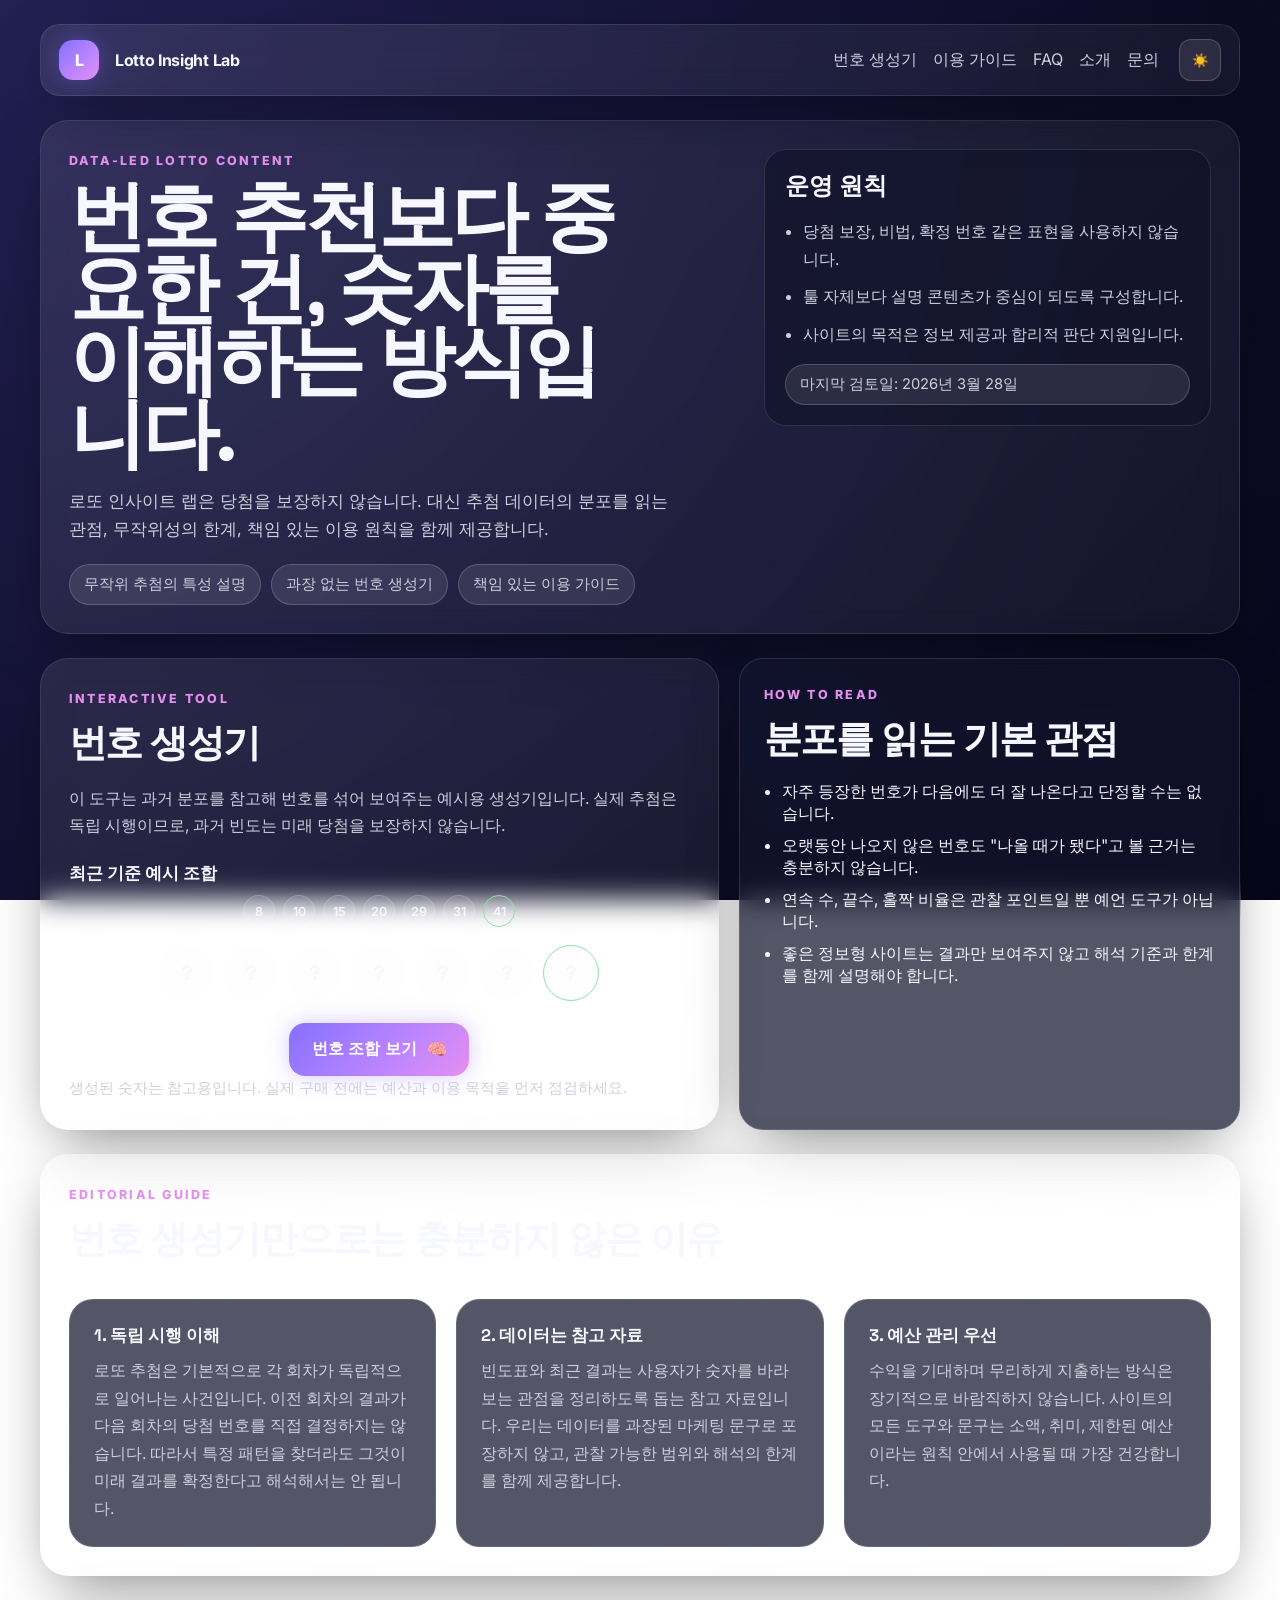
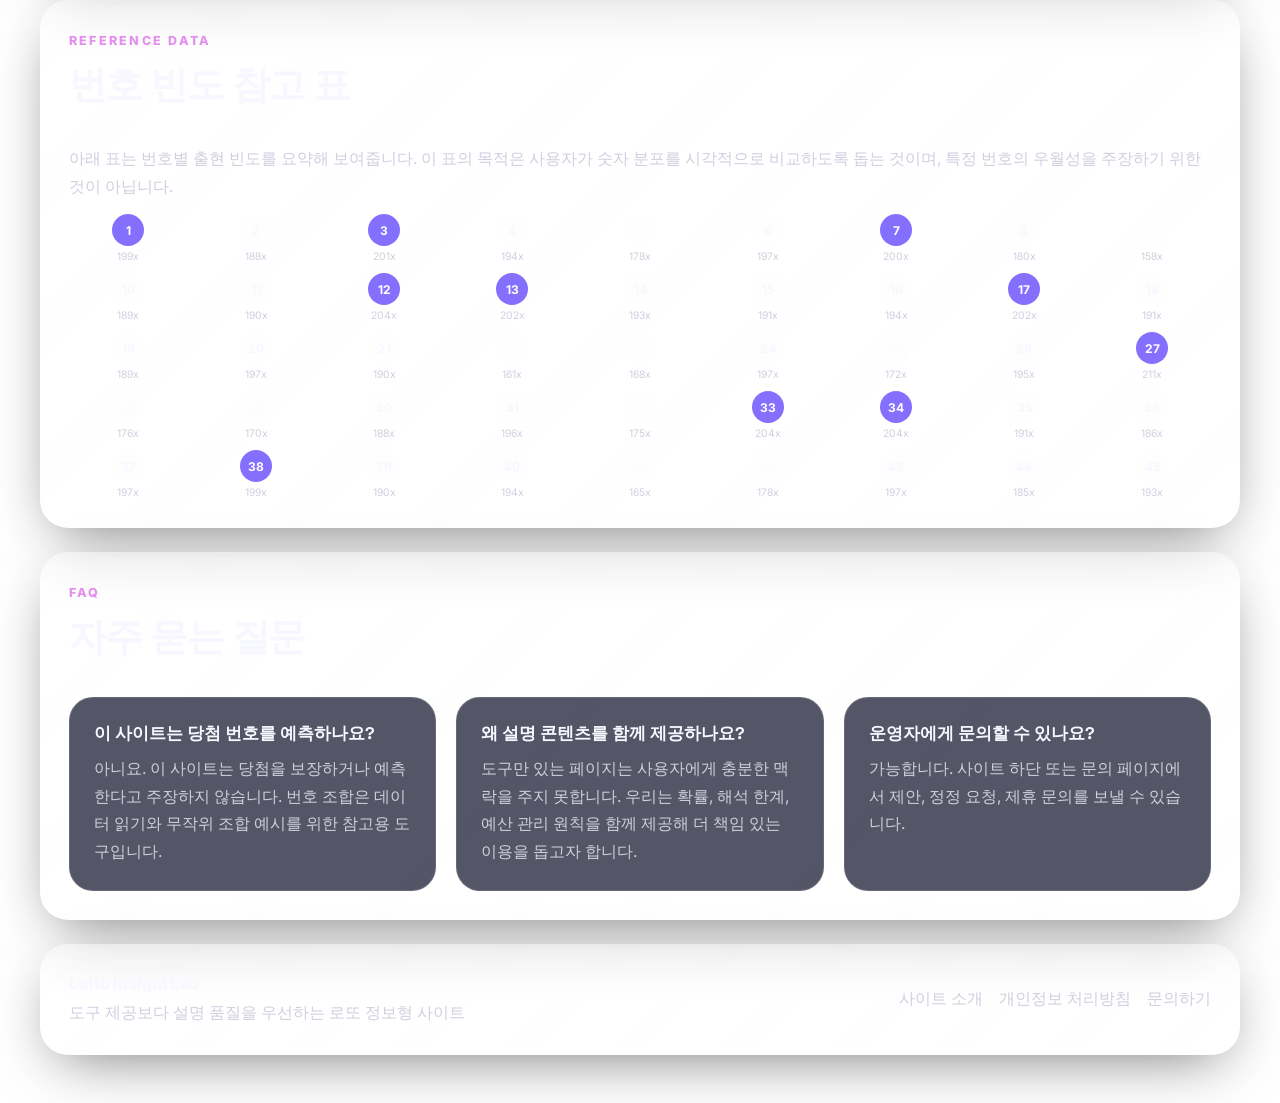
<file: index.html>
<!DOCTYPE html>
<html lang="ko">
<head>
    <meta charset="UTF-8">
    <meta name="viewport" content="width=device-width, initial-scale=1.0">
    <title>로또 인사이트 랩 | 확률 기반 번호 분석과 책임 있는 이용 가이드</title>
    <meta name="description" content="로또 인사이트 랩은 번호 생성기만 제공하지 않습니다. 추첨 확률의 기본 원리, 번호 분포 읽는 법, 책임 있는 이용 원칙을 함께 설명하는 정보형 사이트입니다.">
    <meta name="google-adsense-account" content="ca-pub-4906640106031758">
    <link rel="canonical" href="https://comeenom.github.io/cm_pjt1/">
    <link rel="preconnect" href="https://fonts.googleapis.com">
    <link rel="preconnect" href="https://fonts.gstatic.com" crossorigin>
    <script async src="https://pagead2.googlesyndication.com/pagead/js/adsbygoogle.js?client=ca-pub-4906640106031758" crossorigin="anonymous"></script>
    <!-- Google tag (gtag.js) -->
    <script async src="https://www.googletagmanager.com/gtag/js?id=G-5HVVSFZ9SV"></script>
    <script>
      window.dataLayer = window.dataLayer || [];
      function gtag(){dataLayer.push(arguments);}
      gtag('js', new Date());

      gtag('config', 'G-5HVVSFZ9SV');
    </script>
    <script type="text/javascript"> 
        (function(c,l,a,r,i,t,y){
            c[a]=c[a]||function(){(c[a].q=c[a].q||[]).push(arguments)};
            t=l.createElement(r);t.async=1;t.src="https://www.clarity.ms/tag/"+i;
            y=l.getElementsByTagName(r)[0];y.parentNode.insertBefore(t,y);
        })(window, document, "clarity", "script", "w36kvsbq2g");
    </script>
    <link href="https://fonts.googleapis.com/css2?family=Inter:wght@400;500;600;700;800&family=Space+Grotesk:wght@500;700&display=swap" rel="stylesheet">
    <link rel="stylesheet" href="style.css">
</head>
<body>
    <div class="site-shell">
        <header class="site-header">
            <div class="brand-mark">L</div>
            <a class="brand-name" href="index.html">Lotto Insight Lab</a>
            <nav class="main-nav" aria-label="주요 메뉴">
                <a href="#generator">번호 생성기</a>
                <a href="#guide">이용 가이드</a>
                <a href="#faq">FAQ</a>
                <a href="about.html">소개</a>
                <a href="contact.html">문의</a>
            </nav>
            <button id="theme-toggle" class="theme-toggle" aria-label="테마 전환">
                <span class="sun-icon">☀️</span>
                <span class="moon-icon">🌙</span>
            </button>
        </header>

        <main class="page-stack">
            <section class="hero-panel">
                <div class="hero-copy">
                    <p class="eyebrow">DATA-LED LOTTO CONTENT</p>
                    <h1>번호 추천보다 중요한 건, 숫자를 이해하는 방식입니다.</h1>
                    <p class="subtitle">로또 인사이트 랩은 당첨을 보장하지 않습니다. 대신 추첨 데이터의 분포를 읽는 관점, 무작위성의 한계, 책임 있는 이용 원칙을 함께 제공합니다.</p>
                    <div class="hero-pills">
                        <span>무작위 추첨의 특성 설명</span>
                        <span>과장 없는 번호 생성기</span>
                        <span>책임 있는 이용 가이드</span>
                    </div>
                </div>
                <aside class="hero-note">
                    <h2>운영 원칙</h2>
                    <ul>
                        <li>당첨 보장, 비법, 확정 번호 같은 표현을 사용하지 않습니다.</li>
                        <li>툴 자체보다 설명 콘텐츠가 중심이 되도록 구성합니다.</li>
                        <li>사이트의 목적은 정보 제공과 합리적 판단 지원입니다.</li>
                    </ul>
                    <p class="updated-label">마지막 검토일: 2026년 3월 28일</p>
                </aside>
            </section>

            <section class="content-grid" id="generator">
                <article class="tool-card">
                    <div class="section-heading">
                        <p class="section-kicker">INTERACTIVE TOOL</p>
                        <h2>번호 생성기</h2>
                    </div>
                    <p class="section-copy">이 도구는 과거 분포를 참고해 번호를 섞어 보여주는 예시용 생성기입니다. 실제 추첨은 독립 시행이므로, 과거 빈도는 미래 당첨을 보장하지 않습니다.</p>
                    <div class="last-result" id="last-result-container">
                        <h3>최근 기준 예시 조합</h3>
                        <div class="mini-numbers" id="last-numbers">
                            <span>-</span><span>-</span><span>-</span><span>-</span><span>-</span><span>-</span><span class="bonus">-</span>
                        </div>
                    </div>
                    <div class="lotto-numbers" id="lotto-display" aria-live="polite">
                        <span class="number">?</span><span class="number">?</span><span class="number">?</span><span class="number">?</span><span class="number">?</span><span class="number">?</span><span class="number bonus">?</span>
                    </div>
                    <div class="controls">
                        <button id="generate-btn" class="primary-btn" type="button">
                            <span class="btn-text">번호 조합 보기</span>
                            <span class="btn-icon">🧠</span>
                        </button>
                    </div>
                    <p class="micro-copy">생성된 숫자는 참고용입니다. 실제 구매 전에는 예산과 이용 목적을 먼저 점검하세요.</p>
                </article>

                <article class="info-card">
                    <div class="section-heading">
                        <p class="section-kicker">HOW TO READ</p>
                        <h2>분포를 읽는 기본 관점</h2>
                    </div>
                    <ul class="insight-list">
                        <li>자주 등장한 번호가 다음에도 더 잘 나온다고 단정할 수는 없습니다.</li>
                        <li>오랫동안 나오지 않은 번호도 "나올 때가 됐다"고 볼 근거는 충분하지 않습니다.</li>
                        <li>연속 수, 끝수, 홀짝 비율은 관찰 포인트일 뿐 예언 도구가 아닙니다.</li>
                        <li>좋은 정보형 사이트는 결과만 보여주지 않고 해석 기준과 한계를 함께 설명해야 합니다.</li>
                    </ul>
                </article>
            </section>

            <section class="editorial-panel" id="guide">
                <div class="section-heading wide">
                    <p class="section-kicker">EDITORIAL GUIDE</p>
                    <h2>번호 생성기만으로는 충분하지 않은 이유</h2>
                </div>
                <div class="editorial-grid">
                    <article class="editor-card">
                        <h3>1. 독립 시행 이해</h3>
                        <p>로또 추첨은 기본적으로 각 회차가 독립적으로 일어나는 사건입니다. 이전 회차의 결과가 다음 회차의 당첨 번호를 직접 결정하지는 않습니다. 따라서 특정 패턴을 찾더라도 그것이 미래 결과를 확정한다고 해석해서는 안 됩니다.</p>
                    </article>
                    <article class="editor-card">
                        <h3>2. 데이터는 참고 자료</h3>
                        <p>빈도표와 최근 결과는 사용자가 숫자를 바라보는 관점을 정리하도록 돕는 참고 자료입니다. 우리는 데이터를 과장된 마케팅 문구로 포장하지 않고, 관찰 가능한 범위와 해석의 한계를 함께 제공합니다.</p>
                    </article>
                    <article class="editor-card">
                        <h3>3. 예산 관리 우선</h3>
                        <p>수익을 기대하며 무리하게 지출하는 방식은 장기적으로 바람직하지 않습니다. 사이트의 모든 도구와 문구는 소액, 취미, 제한된 예산이라는 원칙 안에서 사용될 때 가장 건강합니다.</p>
                    </article>
                </div>
            </section>

            <section class="stats-panel">
                <div class="section-heading wide">
                    <p class="section-kicker">REFERENCE DATA</p>
                    <h2>번호 빈도 참고 표</h2>
                </div>
                <p class="section-copy wide">아래 표는 번호별 출현 빈도를 요약해 보여줍니다. 이 표의 목적은 사용자가 숫자 분포를 시각적으로 비교하도록 돕는 것이며, 특정 번호의 우월성을 주장하기 위한 것이 아닙니다.</p>
                <div class="stats-grid" id="stats-grid"></div>
            </section>

            <section class="faq-panel" id="faq">
                <div class="section-heading wide">
                    <p class="section-kicker">FAQ</p>
                    <h2>자주 묻는 질문</h2>
                </div>
                <div class="faq-list">
                    <article class="faq-item">
                        <h3>이 사이트는 당첨 번호를 예측하나요?</h3>
                        <p>아니요. 이 사이트는 당첨을 보장하거나 예측한다고 주장하지 않습니다. 번호 조합은 데이터 읽기와 무작위 조합 예시를 위한 참고용 도구입니다.</p>
                    </article>
                    <article class="faq-item">
                        <h3>왜 설명 콘텐츠를 함께 제공하나요?</h3>
                        <p>도구만 있는 페이지는 사용자에게 충분한 맥락을 주지 못합니다. 우리는 확률, 해석 한계, 예산 관리 원칙을 함께 제공해 더 책임 있는 이용을 돕고자 합니다.</p>
                    </article>
                    <article class="faq-item">
                        <h3>운영자에게 문의할 수 있나요?</h3>
                        <p>가능합니다. 사이트 하단 또는 <a href="contact.html">문의 페이지</a>에서 제안, 정정 요청, 제휴 문의를 보낼 수 있습니다.</p>
                    </article>
                </div>
            </section>
        </main>

        <footer class="site-footer">
            <div>
                <p class="footer-title">Lotto Insight Lab</p>
                <p class="footer-copy">도구 제공보다 설명 품질을 우선하는 로또 정보형 사이트</p>
            </div>
            <nav class="footer-nav" aria-label="하단 메뉴">
                <a href="about.html">사이트 소개</a>
                <a href="privacy.html">개인정보 처리방침</a>
                <a href="contact.html">문의하기</a>
            </nav>
        </footer>
    </div>
    <script src="main.js"></script>
</body>
</html>
</file>
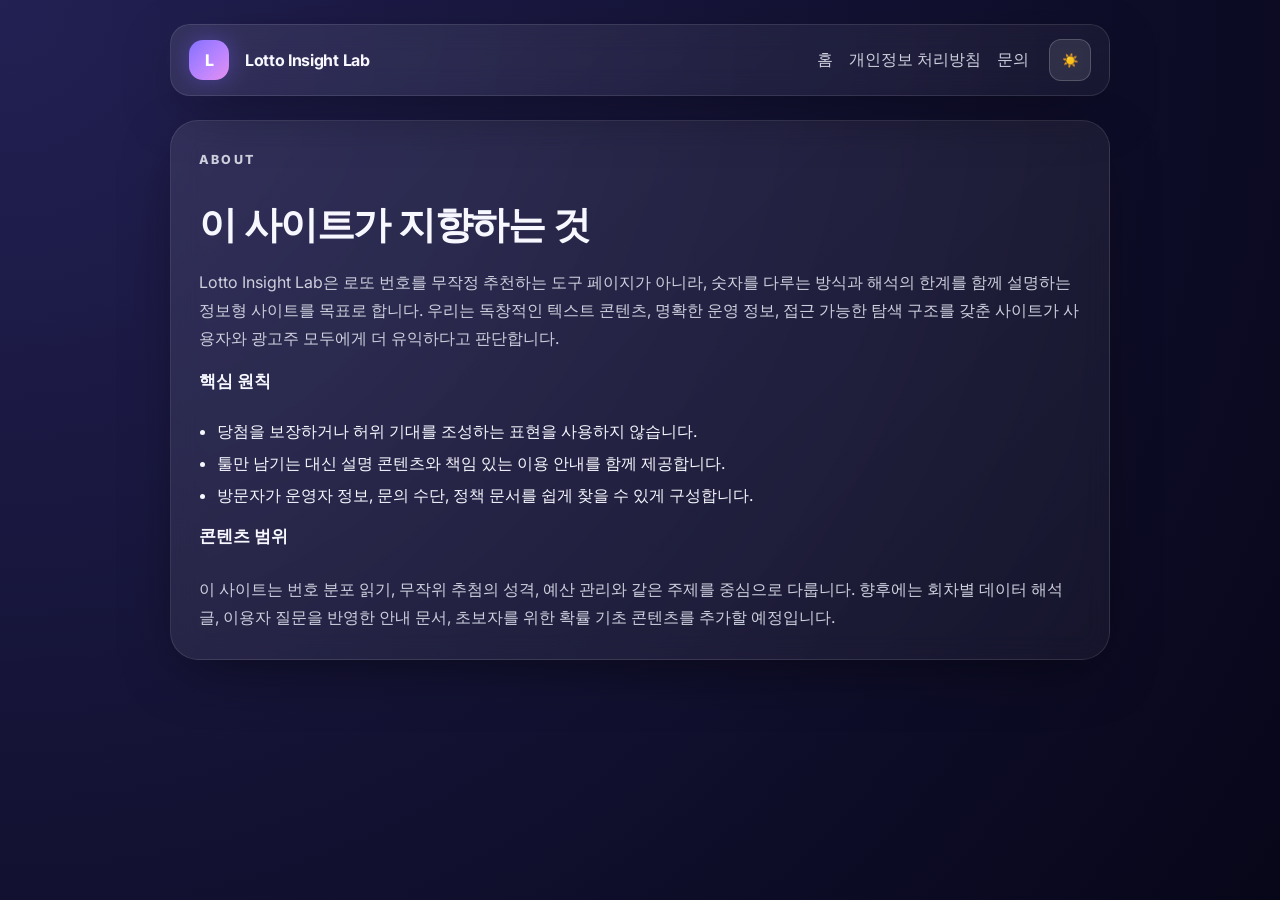
<file: about.html>
<!DOCTYPE html>
<html lang="ko">
<head>
    <meta charset="UTF-8">
    <meta name="viewport" content="width=device-width, initial-scale=1.0">
    <title>사이트 소개 | Lotto Insight Lab</title>
    <meta name="description" content="Lotto Insight Lab의 운영 목적과 콘텐츠 원칙을 소개합니다.">
    <meta name="google-adsense-account" content="ca-pub-4906640106031758">
    <link rel="canonical" href="https://comeenom.github.io/cm_pjt1/about.html">
    <link rel="preconnect" href="https://fonts.googleapis.com">
    <link rel="preconnect" href="https://fonts.gstatic.com" crossorigin>
    <script async src="https://pagead2.googlesyndication.com/pagead/js/adsbygoogle.js?client=ca-pub-4906640106031758" crossorigin="anonymous"></script>
    <!-- Google tag (gtag.js) -->
    <script async src="https://www.googletagmanager.com/gtag/js?id=G-5HVVSFZ9SV"></script>
    <script>
      window.dataLayer = window.dataLayer || [];
      function gtag(){dataLayer.push(arguments);}
      gtag('js', new Date());

      gtag('config', 'G-5HVVSFZ9SV');
    </script>
    <script type="text/javascript"> 
        (function(c,l,a,r,i,t,y){
            c[a]=c[a]||function(){(c[a].q=c[a].q||[]).push(arguments)};
            t=l.createElement(r);t.async=1;t.src="https://www.clarity.ms/tag/"+i;
            y=l.getElementsByTagName(r)[0];y.parentNode.insertBefore(t,y);
        })(window, document, "clarity", "script", "w36kvsbq2g");
    </script>
    <link href="https://fonts.googleapis.com/css2?family=Inter:wght@400;500;600;700;800&family=Space+Grotesk:wght@500;700&display=swap" rel="stylesheet">
    <link rel="stylesheet" href="style.css">
</head>
<body>
    <div class="site-shell inner-page-shell">
        <header class="site-header">
            <div class="brand-mark">L</div>
            <a class="brand-name" href="index.html">Lotto Insight Lab</a>
            <nav class="main-nav" aria-label="주요 메뉴">
                <a href="index.html">홈</a>
                <a href="privacy.html">개인정보 처리방침</a>
                <a href="contact.html">문의</a>
            </nav>
            <button id="theme-toggle" class="theme-toggle" aria-label="테마 전환">
                <span class="sun-icon">☀️</span>
                <span class="moon-icon">🌙</span>
            </button>
        </header>
        <main class="doc-layout">
            <section class="doc-card">
                <p class="section-kicker">ABOUT</p>
                <h1>이 사이트가 지향하는 것</h1>
                <p>Lotto Insight Lab은 로또 번호를 무작정 추천하는 도구 페이지가 아니라, 숫자를 다루는 방식과 해석의 한계를 함께 설명하는 정보형 사이트를 목표로 합니다. 우리는 독창적인 텍스트 콘텐츠, 명확한 운영 정보, 접근 가능한 탐색 구조를 갖춘 사이트가 사용자와 광고주 모두에게 더 유익하다고 판단합니다.</p>
                <h2>핵심 원칙</h2>
                <ul class="doc-list">
                    <li>당첨을 보장하거나 허위 기대를 조성하는 표현을 사용하지 않습니다.</li>
                    <li>툴만 남기는 대신 설명 콘텐츠와 책임 있는 이용 안내를 함께 제공합니다.</li>
                    <li>방문자가 운영자 정보, 문의 수단, 정책 문서를 쉽게 찾을 수 있게 구성합니다.</li>
                </ul>
                <h2>콘텐츠 범위</h2>
                <p>이 사이트는 번호 분포 읽기, 무작위 추첨의 성격, 예산 관리와 같은 주제를 중심으로 다룹니다. 향후에는 회차별 데이터 해석 글, 이용자 질문을 반영한 안내 문서, 초보자를 위한 확률 기초 콘텐츠를 추가할 예정입니다.</p>
            </section>
        </main>
    </div>
    <script src="main.js"></script>
</body>
</html>
</file>
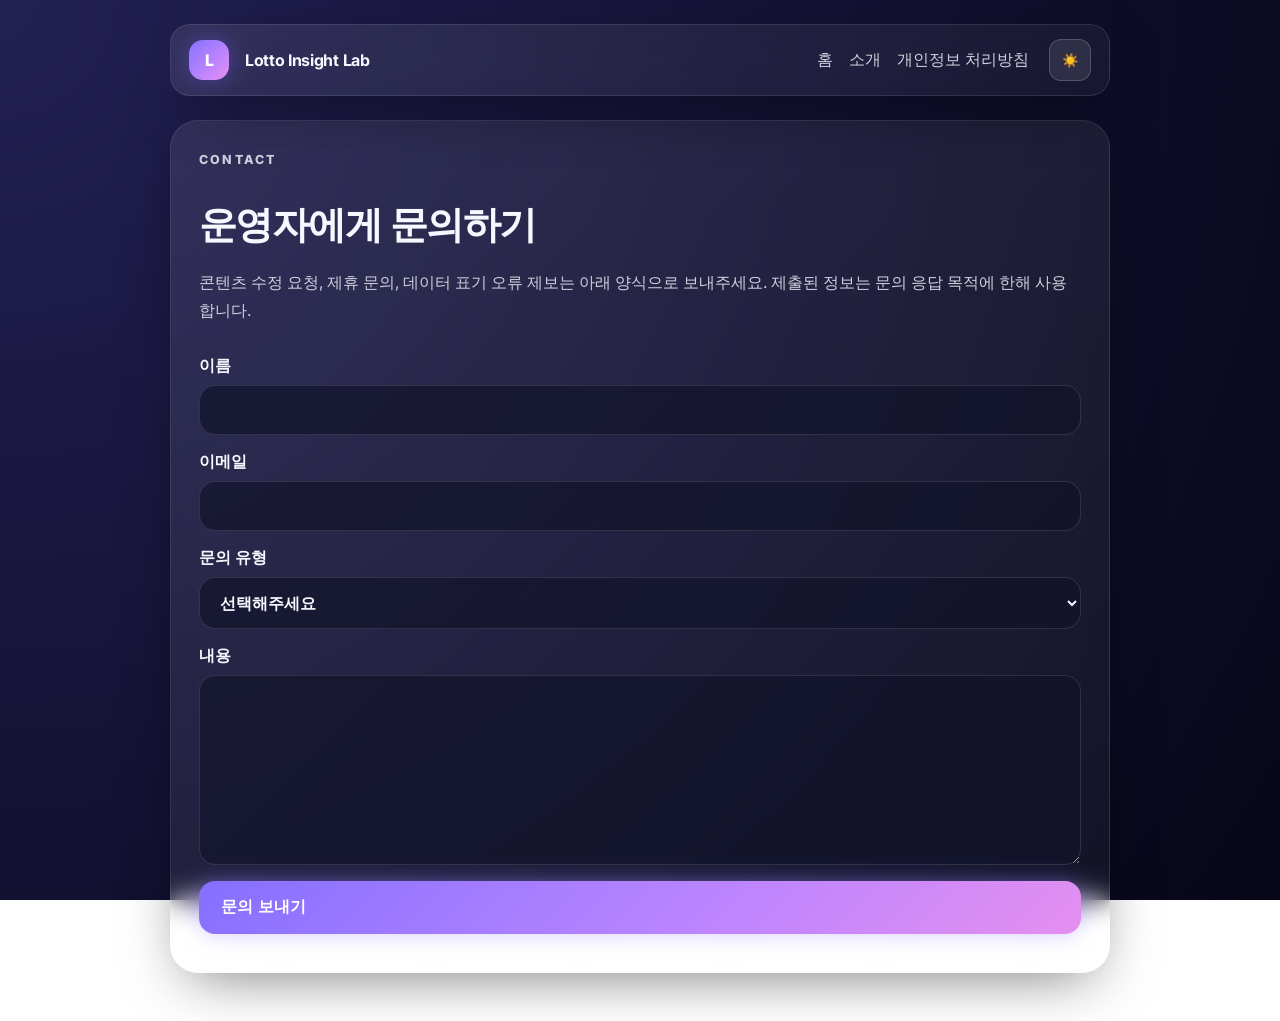
<file: contact.html>
<!DOCTYPE html>
<html lang="ko">
<head>
    <meta charset="UTF-8">
    <meta name="viewport" content="width=device-width, initial-scale=1.0">
    <title>문의하기 | Lotto Insight Lab</title>
    <meta name="description" content="Lotto Insight Lab 운영 문의, 수정 요청, 제휴 문의를 보낼 수 있습니다.">
    <meta name="google-adsense-account" content="ca-pub-4906640106031758">
    <link rel="canonical" href="https://comeenom.github.io/cm_pjt1/contact.html">
    <link rel="preconnect" href="https://fonts.googleapis.com">
    <link rel="preconnect" href="https://fonts.gstatic.com" crossorigin>
    <script async src="https://pagead2.googlesyndication.com/pagead/js/adsbygoogle.js?client=ca-pub-4906640106031758" crossorigin="anonymous"></script>
    <!-- Google tag (gtag.js) -->
    <script async src="https://www.googletagmanager.com/gtag/js?id=G-5HVVSFZ9SV"></script>
    <script>
      window.dataLayer = window.dataLayer || [];
      function gtag(){dataLayer.push(arguments);}
      gtag('js', new Date());

      gtag('config', 'G-5HVVSFZ9SV');
    </script>
    <script type="text/javascript"> 
        (function(c,l,a,r,i,t,y){
            c[a]=c[a]||function(){(c[a].q=c[a].q||[]).push(arguments)};
            t=l.createElement(r);t.async=1;t.src="https://www.clarity.ms/tag/"+i;
            y=l.getElementsByTagName(r)[0];y.parentNode.insertBefore(t,y);
        })(window, document, "clarity", "script", "w36kvsbq2g");
    </script>
    <link href="https://fonts.googleapis.com/css2?family=Inter:wght@400;500;600;700;800&family=Space+Grotesk:wght@500;700&display=swap" rel="stylesheet">
    <link rel="stylesheet" href="style.css">
</head>
<body>
    <div class="site-shell inner-page-shell">
        <header class="site-header">
            <div class="brand-mark">L</div>
            <a class="brand-name" href="index.html">Lotto Insight Lab</a>
            <nav class="main-nav" aria-label="주요 메뉴">
                <a href="index.html">홈</a>
                <a href="about.html">소개</a>
                <a href="privacy.html">개인정보 처리방침</a>
            </nav>
            <button id="theme-toggle" class="theme-toggle" aria-label="테마 전환">
                <span class="sun-icon">☀️</span>
                <span class="moon-icon">🌙</span>
            </button>
        </header>
        <main class="doc-layout">
            <section class="doc-card">
                <p class="section-kicker">CONTACT</p>
                <h1>운영자에게 문의하기</h1>
                <p>콘텐츠 수정 요청, 제휴 문의, 데이터 표기 오류 제보는 아래 양식으로 보내주세요. 제출된 정보는 문의 응답 목적에 한해 사용합니다.</p>
                <form id="partnership-form" class="contact-form" action="https://formspree.io/f/mykbkogp" method="POST">
                    <label>
                        <span>이름</span>
                        <input type="text" name="name" required>
                    </label>
                    <label>
                        <span>이메일</span>
                        <input type="email" name="email" required>
                    </label>
                    <label>
                        <span>문의 유형</span>
                        <select name="topic" required>
                            <option value="" selected disabled>선택해주세요</option>
                            <option value="general">일반 문의</option>
                            <option value="correction">정정 요청</option>
                            <option value="partnership">제휴 문의</option>
                        </select>
                    </label>
                    <label>
                        <span>내용</span>
                        <textarea name="message" rows="8" required></textarea>
                    </label>
                    <input type="hidden" name="_subject" value="Lotto Insight Lab 문의 접수">
                    <div class="form-actions">
                        <button type="submit" id="submit-button" class="primary-btn">문의 보내기</button>
                        <p id="form-status" class="micro-copy" aria-live="polite"></p>
                    </div>
                </form>
            </section>
        </main>
    </div>
    <script src="main.js"></script>
</body>
</html>
</file>
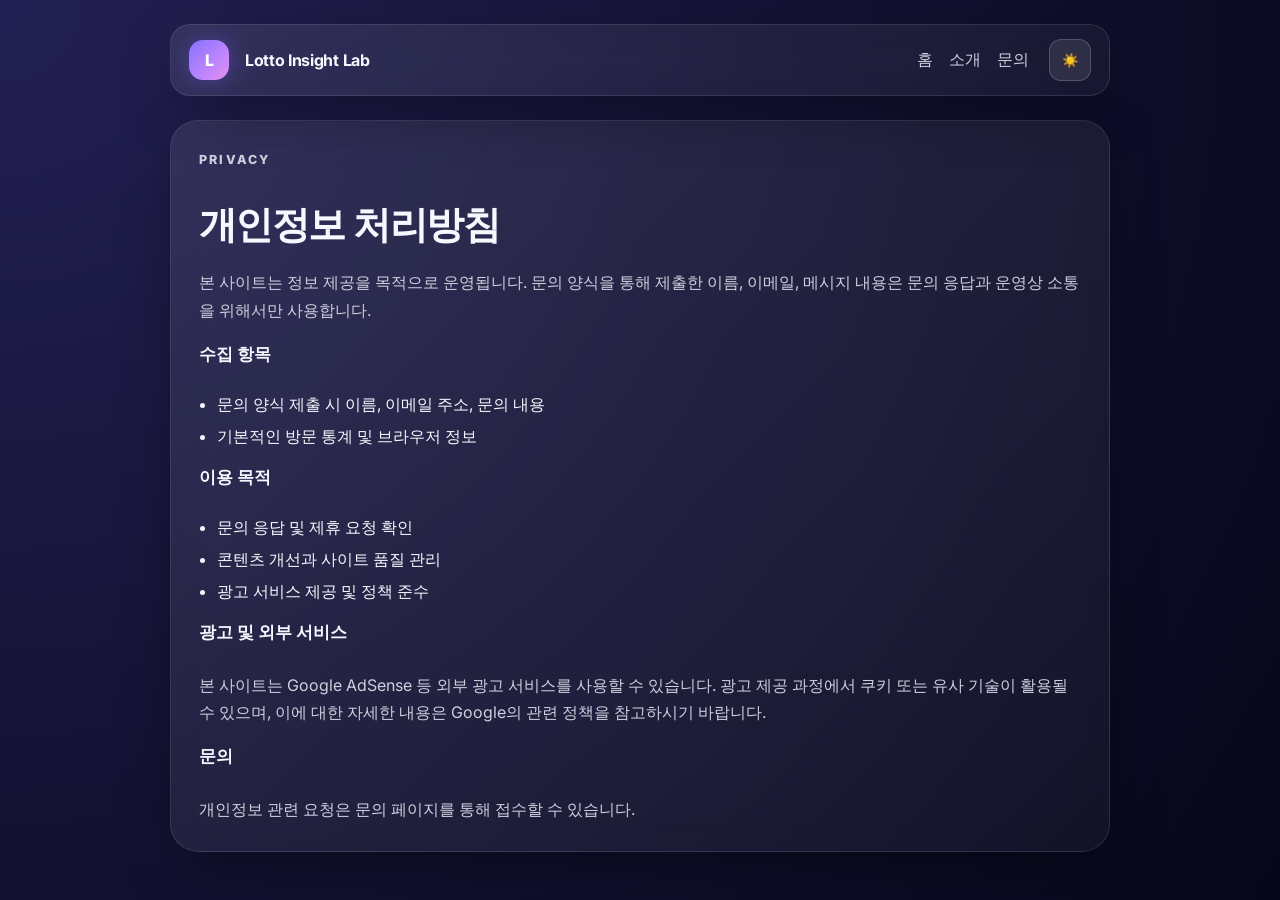
<file: privacy.html>
<!DOCTYPE html>
<html lang="ko">
<head>
    <meta charset="UTF-8">
    <meta name="viewport" content="width=device-width, initial-scale=1.0">
    <title>개인정보 처리방침 | Lotto Insight Lab</title>
    <meta name="description" content="Lotto Insight Lab의 개인정보 처리방침과 광고, 문의 양식 처리 기준입니다.">
    <meta name="google-adsense-account" content="ca-pub-4906640106031758">
    <link rel="canonical" href="https://comeenom.github.io/cm_pjt1/privacy.html">
    <link rel="preconnect" href="https://fonts.googleapis.com">
    <link rel="preconnect" href="https://fonts.gstatic.com" crossorigin>
    <script async src="https://pagead2.googlesyndication.com/pagead/js/adsbygoogle.js?client=ca-pub-4906640106031758" crossorigin="anonymous"></script>
    <!-- Google tag (gtag.js) -->
    <script async src="https://www.googletagmanager.com/gtag/js?id=G-5HVVSFZ9SV"></script>
    <script>
      window.dataLayer = window.dataLayer || [];
      function gtag(){dataLayer.push(arguments);}
      gtag('js', new Date());

      gtag('config', 'G-5HVVSFZ9SV');
    </script>
    <script type="text/javascript"> 
        (function(c,l,a,r,i,t,y){
            c[a]=c[a]||function(){(c[a].q=c[a].q||[]).push(arguments)};
            t=l.createElement(r);t.async=1;t.src="https://www.clarity.ms/tag/"+i;
            y=l.getElementsByTagName(r)[0];y.parentNode.insertBefore(t,y);
        })(window, document, "clarity", "script", "w36kvsbq2g");
    </script>
    <link href="https://fonts.googleapis.com/css2?family=Inter:wght@400;500;600;700;800&family=Space+Grotesk:wght@500;700&display=swap" rel="stylesheet">
    <link rel="stylesheet" href="style.css">
</head>
<body>
    <div class="site-shell inner-page-shell">
        <header class="site-header">
            <div class="brand-mark">L</div>
            <a class="brand-name" href="index.html">Lotto Insight Lab</a>
            <nav class="main-nav" aria-label="주요 메뉴">
                <a href="index.html">홈</a>
                <a href="about.html">소개</a>
                <a href="contact.html">문의</a>
            </nav>
            <button id="theme-toggle" class="theme-toggle" aria-label="테마 전환">
                <span class="sun-icon">☀️</span>
                <span class="moon-icon">🌙</span>
            </button>
        </header>
        <main class="doc-layout">
            <section class="doc-card">
                <p class="section-kicker">PRIVACY</p>
                <h1>개인정보 처리방침</h1>
                <p>본 사이트는 정보 제공을 목적으로 운영됩니다. 문의 양식을 통해 제출한 이름, 이메일, 메시지 내용은 문의 응답과 운영상 소통을 위해서만 사용합니다.</p>
                <h2>수집 항목</h2>
                <ul class="doc-list">
                    <li>문의 양식 제출 시 이름, 이메일 주소, 문의 내용</li>
                    <li>기본적인 방문 통계 및 브라우저 정보</li>
                </ul>
                <h2>이용 목적</h2>
                <ul class="doc-list">
                    <li>문의 응답 및 제휴 요청 확인</li>
                    <li>콘텐츠 개선과 사이트 품질 관리</li>
                    <li>광고 서비스 제공 및 정책 준수</li>
                </ul>
                <h2>광고 및 외부 서비스</h2>
                <p>본 사이트는 Google AdSense 등 외부 광고 서비스를 사용할 수 있습니다. 광고 제공 과정에서 쿠키 또는 유사 기술이 활용될 수 있으며, 이에 대한 자세한 내용은 Google의 관련 정책을 참고하시기 바랍니다.</p>
                <h2>문의</h2>
                <p>개인정보 관련 요청은 <a href="contact.html">문의 페이지</a>를 통해 접수할 수 있습니다.</p>
            </section>
        </main>
    </div>
    <script src="main.js"></script>
</body>
</html>
</file>
<file: style.css>
@layer base, layout, components;

@layer base {
  :root {
    --brand-primary: oklch(65% 0.23 284);
    --brand-secondary: oklch(77% 0.16 323);
    --accent: oklch(84% 0.12 151);
    --bg-main: radial-gradient(circle at top left, oklch(28% 0.09 281), oklch(14% 0.04 281));
    --surface-main: linear-gradient(135deg, rgba(255, 255, 255, 0.09), rgba(255, 255, 255, 0.045));
    --surface-strong: rgba(18, 20, 44, 0.72);
    --text-primary: oklch(98% 0.01 280);
    --text-secondary: oklch(86% 0.02 280);
    --line: rgba(255, 255, 255, 0.12);
    --shadow-soft: 0 18px 60px -18px rgba(0, 0, 0, 0.55);
    --shadow-glow: 0 0 22px 0 oklch(65% 0.25 285 / 0.34);
    --glass-border: 1px solid rgba(255, 255, 255, 0.1);
    --glass-blur: blur(14px);
    --number-bg: oklch(98% 0.01 280 / 0.1);
    --number-border: 1px solid rgba(255, 255, 255, 0.18);
  }

  [data-theme="light"] {
    --bg-main: radial-gradient(circle at top left, oklch(95% 0.02 240), oklch(89% 0.04 260));
    --surface-main: linear-gradient(135deg, rgba(255, 255, 255, 0.74), rgba(255, 255, 255, 0.58));
    --surface-strong: rgba(255, 255, 255, 0.74);
    --text-primary: oklch(24% 0.03 280);
    --text-secondary: oklch(41% 0.03 280);
    --line: rgba(0, 0, 0, 0.08);
    --shadow-soft: 0 18px 50px -20px rgba(26, 36, 88, 0.18);
    --shadow-glow: 0 0 18px 0 oklch(65% 0.25 285 / 0.18);
    --glass-border: 1px solid rgba(0, 0, 0, 0.06);
    --number-bg: oklch(0% 0 0 / 0.04);
    --number-border: 1px solid rgba(0, 0, 0, 0.08);
  }

  * {
    box-sizing: border-box;
  }

  html {
    scroll-behavior: smooth;
  }

  body {
    margin: 0;
    min-height: 100vh;
    font-family: 'Inter', sans-serif;
    color: var(--text-primary);
    background: var(--bg-main);
    background-attachment: fixed;
    transition: background 0.35s ease, color 0.35s ease;
  }

  a {
    color: inherit;
    text-decoration: none;
  }

  h1, h2, h3 {
    margin: 0;
    font-family: 'Space Grotesk', sans-serif;
  }

  p {
    margin: 0;
  }
}

@layer layout {
  .site-shell {
    width: min(1200px, calc(100% - 32px));
    margin: 0 auto;
    padding: 24px 0 48px;
  }

  .inner-page-shell {
    width: min(940px, calc(100% - 32px));
  }

  .site-header,
  .hero-panel,
  .tool-card,
  .info-card,
  .editorial-panel,
  .stats-panel,
  .faq-panel,
  .site-footer,
  .doc-card {
    background: var(--surface-main);
    border: var(--glass-border);
    box-shadow: var(--shadow-soft);
    backdrop-filter: var(--glass-blur);
    -webkit-backdrop-filter: var(--glass-blur);
  }

  .page-stack {
    display: grid;
    gap: 24px;
  }

  .content-grid,
  .editorial-grid,
  .faq-list {
    display: grid;
    gap: 20px;
  }

  .content-grid {
    grid-template-columns: 1.15fr 0.85fr;
  }

  .editorial-grid {
    grid-template-columns: repeat(3, minmax(0, 1fr));
  }

  .doc-layout {
    margin-top: 24px;
  }
}

@layer components {
  .site-header {
    position: sticky;
    top: 16px;
    z-index: 5;
    display: flex;
    align-items: center;
    gap: 16px;
    padding: 14px 18px;
    border-radius: 20px;
    margin-bottom: 24px;
  }

  .brand-mark {
    width: 40px;
    height: 40px;
    border-radius: 14px;
    display: grid;
    place-items: center;
    font-weight: 800;
    background: linear-gradient(135deg, var(--brand-primary), var(--brand-secondary));
    color: white;
    box-shadow: var(--shadow-glow);
  }

  .brand-name {
    font-weight: 700;
    letter-spacing: -0.02em;
  }

  .main-nav {
    display: flex;
    gap: 16px;
    margin-left: auto;
    flex-wrap: wrap;
  }

  .main-nav a,
  .footer-nav a {
    color: var(--text-secondary);
  }

  .theme-toggle {
    margin-left: 4px;
    background: var(--number-bg);
    border: var(--number-border);
    width: 42px;
    height: 42px;
    border-radius: 12px;
    cursor: pointer;
    display: grid;
    place-items: center;
    color: var(--text-primary);
  }

  [data-theme="light"] .sun-icon { display: none; }
  [data-theme="dark"] .moon-icon { display: none; }
  body:not([data-theme]) .moon-icon { display: none; }

  .hero-panel,
  .tool-card,
  .info-card,
  .editorial-panel,
  .stats-panel,
  .faq-panel,
  .doc-card,
  .site-footer {
    border-radius: 28px;
    padding: 28px;
  }

  .hero-panel {
    display: grid;
    grid-template-columns: 1.2fr 0.8fr;
    gap: 24px;
    align-items: start;
  }

  .eyebrow,
  .section-kicker {
    display: inline-block;
    margin-bottom: 12px;
    font-size: 0.78rem;
    font-weight: 800;
    letter-spacing: 0.18em;
    color: var(--brand-secondary);
  }

  .hero-copy h1 {
    font-size: clamp(2.8rem, 6vw, 4.8rem);
    line-height: 0.94;
    letter-spacing: -0.05em;
    max-width: 11ch;
  }

  .subtitle,
  .section-copy,
  .doc-card p,
  .faq-item p,
  .editor-card p,
  .hero-note li,
  .micro-copy,
  .footer-copy {
    color: var(--text-secondary);
    line-height: 1.72;
  }

  .subtitle {
    margin-top: 18px;
    max-width: 60ch;
    font-size: 1.04rem;
  }

  .hero-pills {
    display: flex;
    flex-wrap: wrap;
    gap: 10px;
    margin-top: 20px;
  }

  .hero-pills span,
  .updated-label,
  .micro-copy {
    font-size: 0.92rem;
  }

  .hero-pills span,
  .updated-label {
    padding: 10px 14px;
    border-radius: 999px;
    background: var(--number-bg);
    border: var(--number-border);
    color: var(--text-secondary);
  }

  .hero-note {
    display: grid;
    gap: 16px;
    padding: 20px;
    border-radius: 22px;
    background: var(--surface-strong);
    border: 1px solid var(--line);
  }

  .hero-note ul,
  .doc-list,
  .insight-list {
    margin: 0;
    padding-left: 18px;
    display: grid;
    gap: 10px;
  }

  .section-heading {
    margin-bottom: 16px;
  }

  .section-heading.wide {
    margin-bottom: 20px;
  }

  .section-heading h2,
  .doc-card h1 {
    font-size: clamp(1.8rem, 3vw, 2.6rem);
    letter-spacing: -0.04em;
  }

  .tool-card,
  .info-card,
  .editor-card,
  .faq-item {
    overflow: hidden;
  }

  .last-result {
    margin-top: 22px;
    margin-bottom: 18px;
  }

  .last-result h3,
  .editor-card h3,
  .faq-item h3,
  .doc-card h2 {
    margin-bottom: 10px;
    font-size: 1.05rem;
  }

  .mini-numbers,
  .lotto-numbers {
    display: flex;
    gap: 8px;
    flex-wrap: wrap;
    justify-content: center;
  }

  .lotto-numbers {
    margin: 18px 0 22px;
  }

  .mini-numbers span,
  .number,
  .stat-ball {
    display: grid;
    place-items: center;
    border-radius: 999px;
    background: var(--number-bg);
    border: var(--number-border);
  }

  .mini-numbers span {
    width: 32px;
    height: 32px;
    font-size: 0.78rem;
    font-weight: 600;
  }

  .number {
    width: 56px;
    height: 56px;
    font-family: 'Space Grotesk', sans-serif;
    font-size: 1.28rem;
    font-weight: 700;
    transition: all 0.35s ease;
  }

  .number.bonus,
  .mini-numbers .bonus {
    border-color: var(--accent);
  }

  .number.active {
    transform: translateY(-4px) scale(1.08);
    background: var(--brand-primary);
    color: white;
    border-color: transparent;
    box-shadow: var(--shadow-glow);
  }

  .number.active.bonus {
    background: var(--brand-secondary);
  }

  .controls {
    display: flex;
    justify-content: center;
  }

  .primary-btn {
    border: 0;
    border-radius: 16px;
    padding: 1rem 1.4rem;
    font-weight: 700;
    font-size: 1rem;
    display: inline-flex;
    align-items: center;
    gap: 10px;
    cursor: pointer;
    color: white;
    background: linear-gradient(135deg, var(--brand-primary), var(--brand-secondary));
    box-shadow: var(--shadow-glow);
  }

  .primary-btn:disabled {
    opacity: 0.7;
    cursor: wait;
  }

  .info-card,
  .editor-card,
  .faq-item {
    padding: 24px;
    border-radius: 24px;
    background: var(--surface-strong);
    border: 1px solid var(--line);
  }

  .editorial-panel,
  .stats-panel,
  .faq-panel {
    display: grid;
    gap: 14px;
  }

  .stats-grid {
    display: grid;
    grid-template-columns: repeat(9, minmax(0, 1fr));
    gap: 10px;
  }

  .stat-item {
    display: flex;
    flex-direction: column;
    align-items: center;
    gap: 4px;
  }

  .stat-ball {
    width: 32px;
    height: 32px;
    font-size: 0.75rem;
    font-weight: 700;
  }

  .stat-ball.hot {
    background: var(--brand-primary);
    color: white;
    border-color: transparent;
  }

  .stat-ball.cold {
    opacity: 0.42;
  }

  .stat-count {
    font-size: 0.65rem;
    color: var(--text-secondary);
  }

  .faq-list {
    grid-template-columns: repeat(3, minmax(0, 1fr));
  }

  .site-footer {
    margin-top: 24px;
    display: flex;
    justify-content: space-between;
    gap: 18px;
    align-items: center;
  }

  .footer-title {
    font-weight: 800;
    margin-bottom: 6px;
  }

  .footer-nav {
    display: flex;
    gap: 16px;
    flex-wrap: wrap;
  }

  .doc-card {
    display: grid;
    gap: 18px;
  }

  .contact-form {
    display: grid;
    gap: 16px;
    margin-top: 12px;
  }

  .contact-form label {
    display: grid;
    gap: 8px;
    font-weight: 600;
  }

  .contact-form input,
  .contact-form select,
  .contact-form textarea {
    width: 100%;
    padding: 14px 16px;
    font: inherit;
    border-radius: 16px;
    border: 1px solid var(--line);
    background: var(--surface-strong);
    color: var(--text-primary);
  }

  .contact-form textarea {
    min-height: 180px;
    resize: vertical;
  }

  .form-actions {
    display: grid;
    gap: 10px;
  }
}

@media (max-width: 980px) {
  .hero-panel,
  .content-grid,
  .editorial-grid,
  .faq-list,
  .site-footer {
    grid-template-columns: 1fr;
  }

  .site-footer {
    display: grid;
  }
}

@media (max-width: 760px) {
  .site-shell,
  .inner-page-shell {
    width: min(100% - 20px, 1200px);
  }

  .site-header {
    position: static;
    flex-wrap: wrap;
  }

  .main-nav {
    order: 3;
    margin-left: 0;
    width: 100%;
  }

  .hero-copy h1 {
    max-width: none;
    font-size: 2.8rem;
  }

  .stats-grid {
    grid-template-columns: repeat(5, minmax(0, 1fr));
  }
}
</file>
